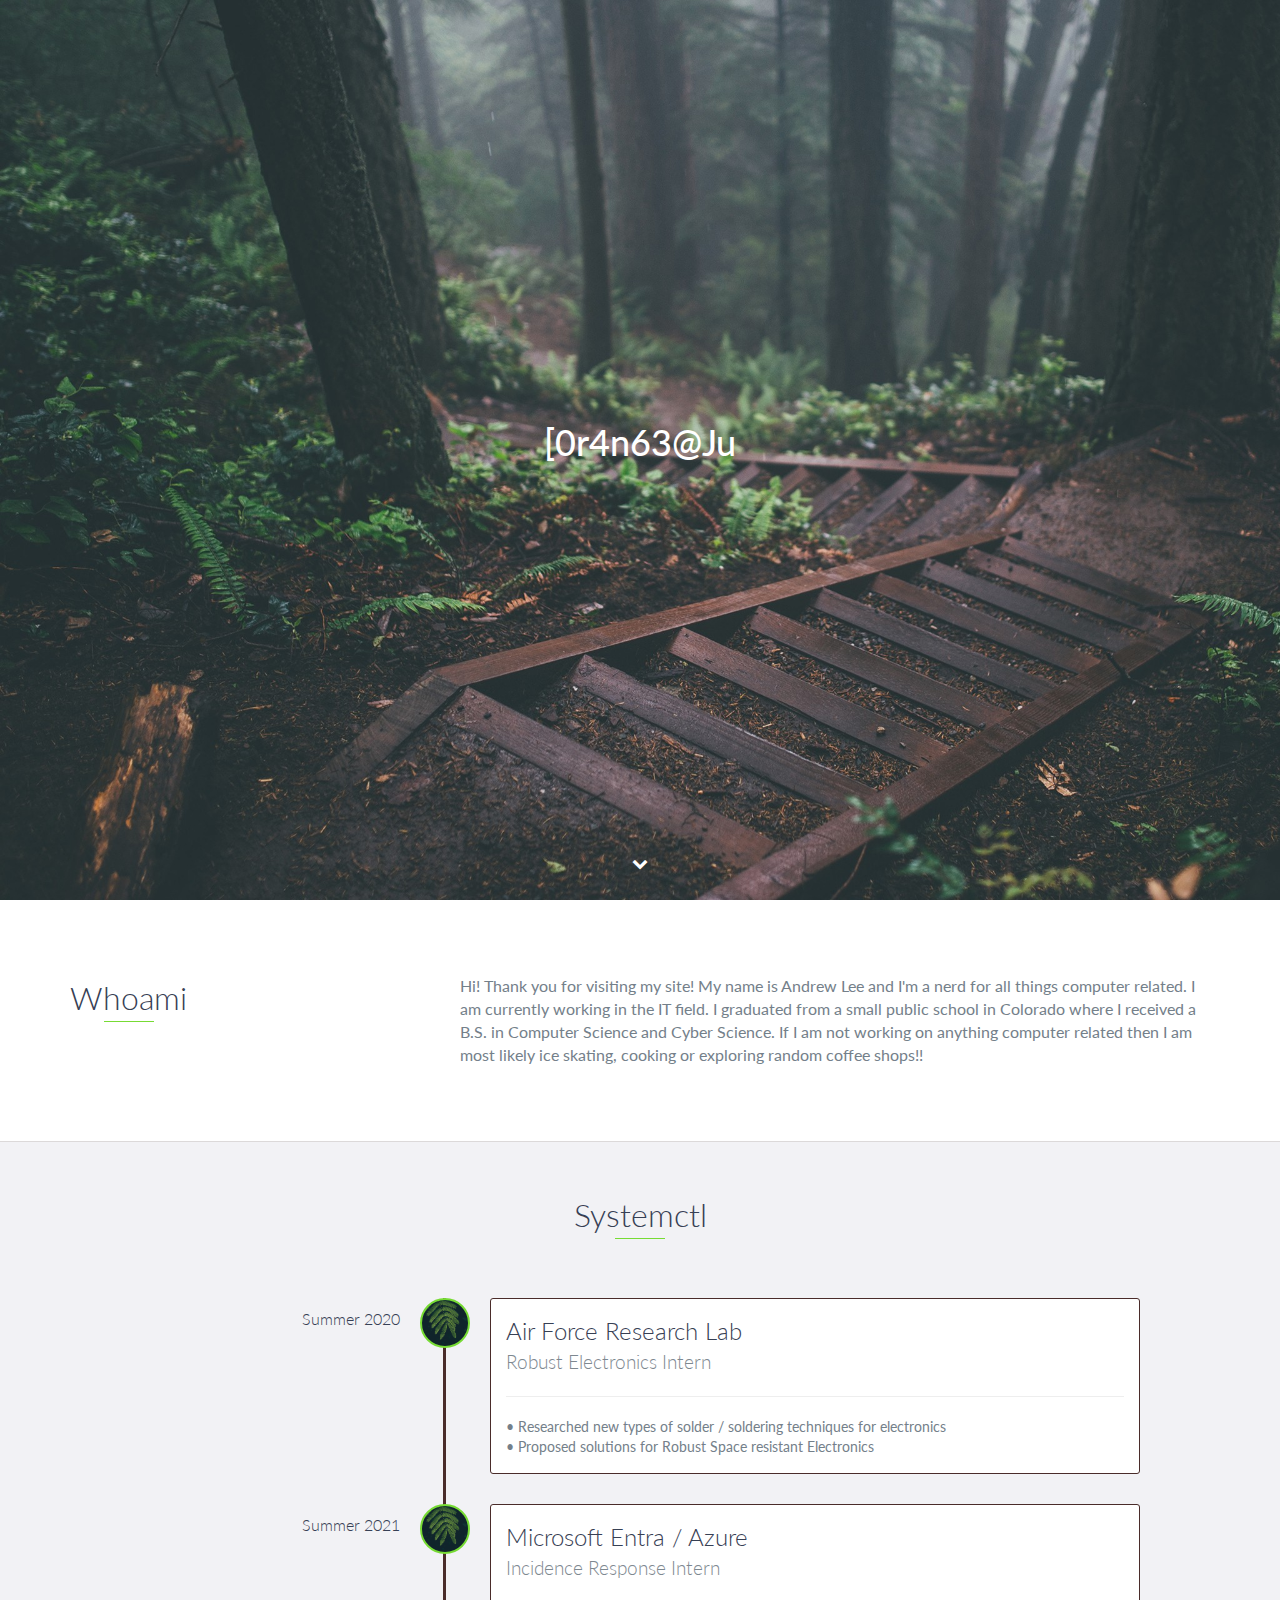
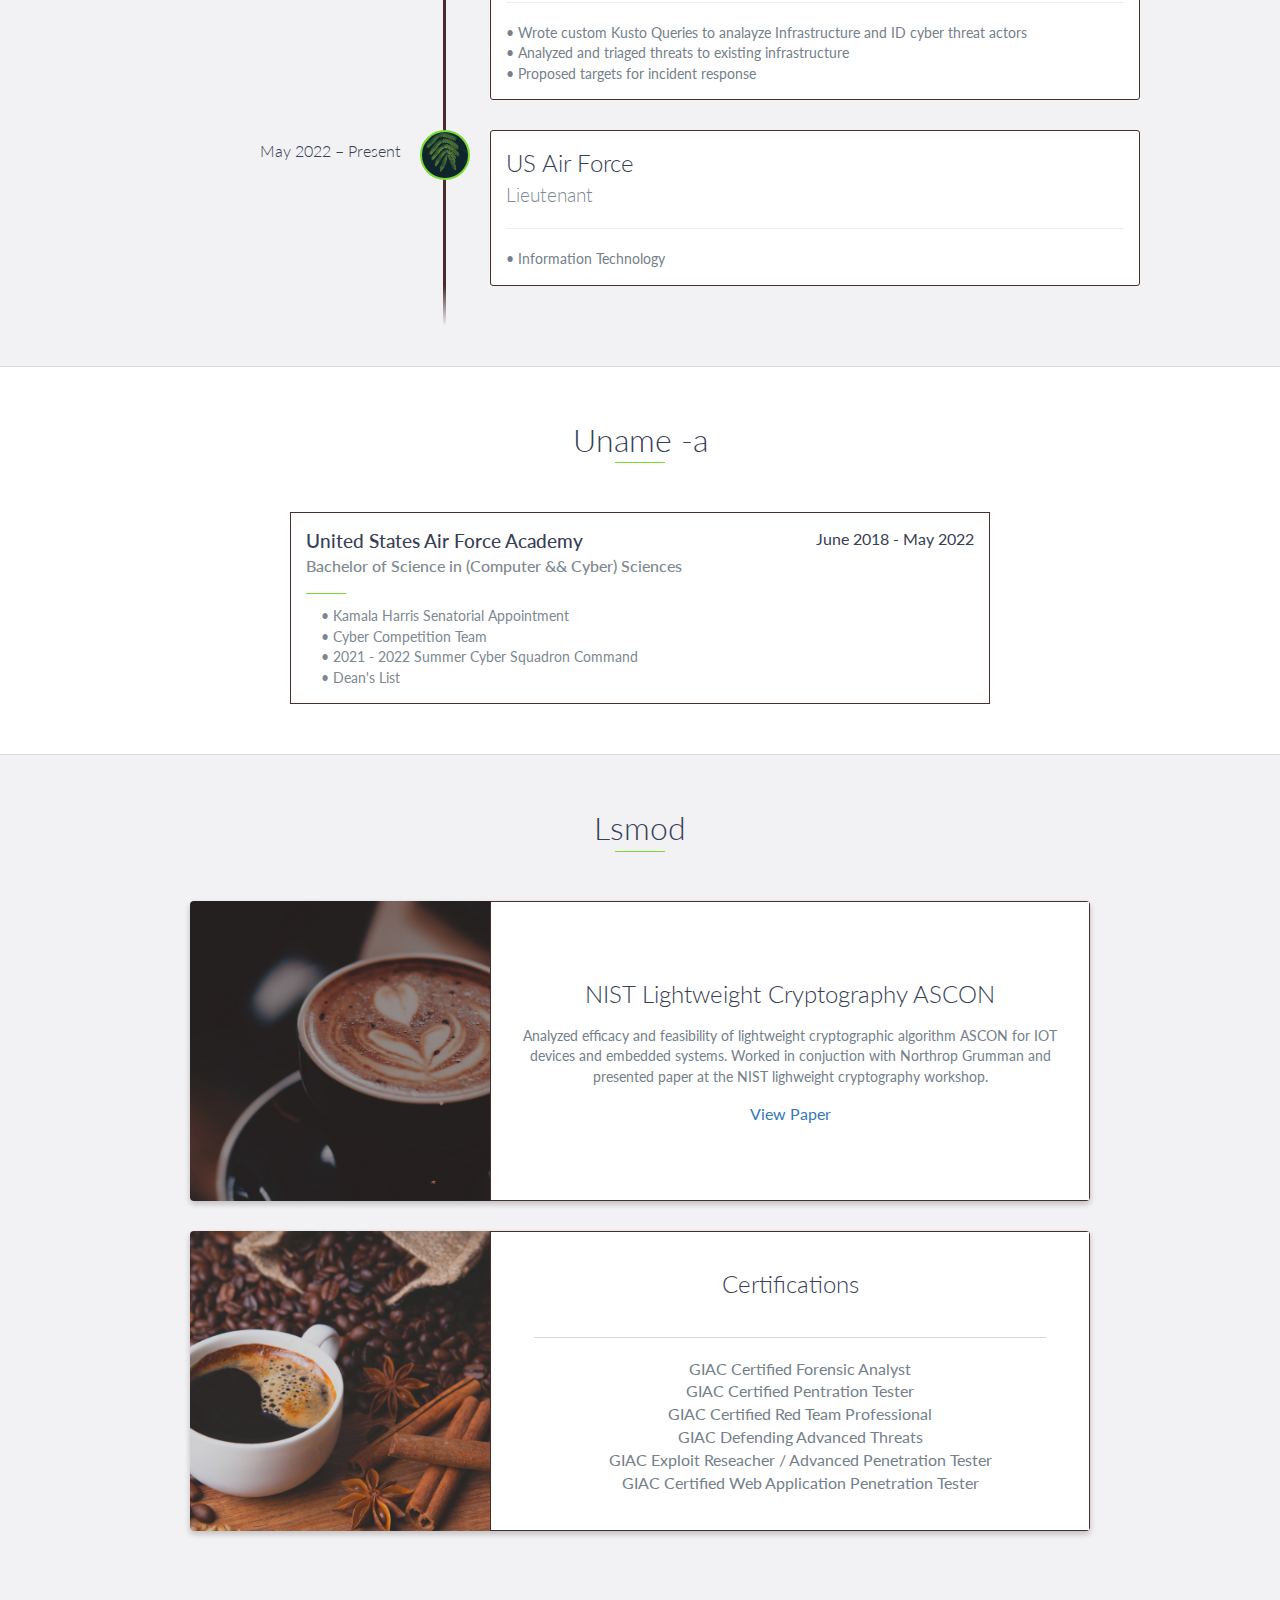
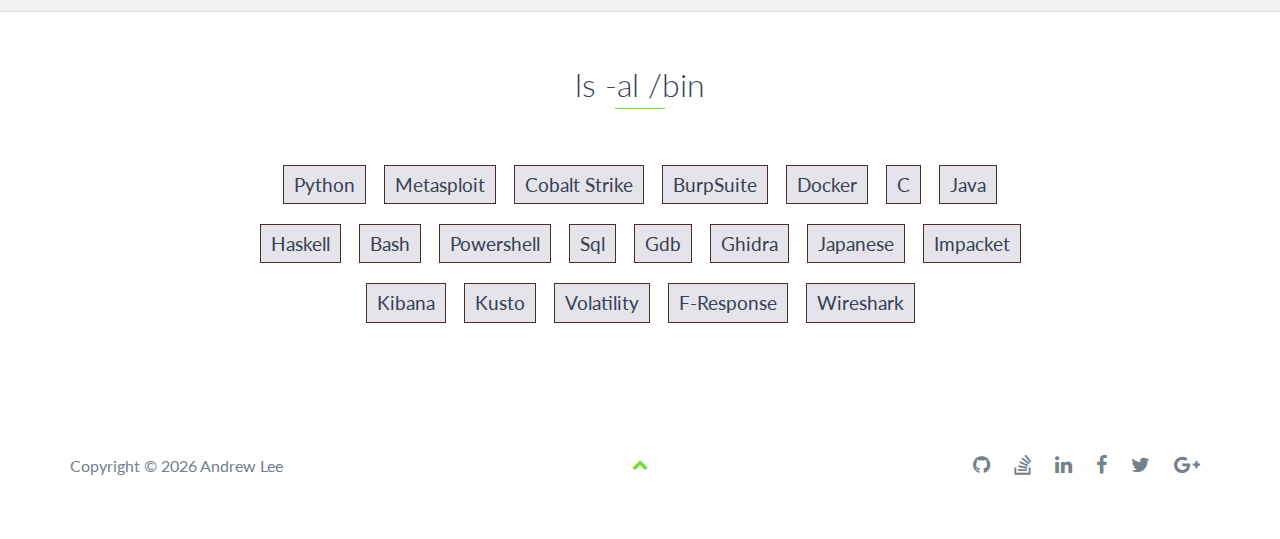
<file: index.html>
<!DOCTYPE html>
<html class="no-js" lang="en">

<head>
    <meta charset="utf-8">
    <meta http-equiv="X-UA-Compatible" content="IE=edge">
    <meta name="viewport" content="width=device-width, initial-scale=1">
    <title>Orange Juice!</title>
	<link rel="shortcut icon" href="/images/favicon.ico" type="image/x-icon">
	<link rel="icon" href="/images/favicon.ico" type="image/x-icon">
    <link href="https://fonts.googleapis.com/css?family=Lato:300,400,700,900" rel="stylesheet">
    <link rel="stylesheet" href="libs/font-awesome/css/font-awesome.min.css">
    <link href="css/bootstrap.min.css" rel="stylesheet">
    <link href="css/styles.css" rel="stylesheet">
</head>

<body>
    <div id="lead">
        <div id="lead-content">
            <h2 id="shelltype">[0r4n63@Ju1c3 ~]# echo $NAME </h2>
            <h2 id="whoamiName">  </h2>
            <!-- #add later? - <a href="#" class="btn-rounded-white">Download Resume</a> -->
        </div>

        <div id="lead-down">
            <span>
                <i class="fa fa-chevron-down" aria-hidden="true"></i>
            </span>
        </div>
        <!-- End #lead-down -->
    </div>
    <!-- End #lead -->

    <div id="about">
        <div class="container">
            <div class="row">
                <div class="col-md-4">
                    <h2 class="heading">Whoami</h2>
                </div>
                <div class="col-md-8">
                    <p>
 	                Hi! Thank you for visiting my site! My name is Andrew Lee and I'm a nerd for all things computer related. I am currently working 
                    in the IT field. I graduated from a small public school in Colorado where I received a B.S. in Computer Science and Cyber Science. 
                    If I am not working on anything computer related then I am most likely ice skating, cooking or exploring random coffee shops!!
                    </p>
                </div>
            </div>
        </div>
    </div>
    <!-- End #about -->

    <div id="experience" class="background-alt">
    <h2 class="heading">Systemctl</h2>
        <div id="experience-timeline"> 

        <!-- First timeline entry with class -->
        <div class="timeline-entry" data-date="Summer 2020">
            <div class="timeline-content">
                <h3>Air Force Research Lab</h3>
                <h4>Robust Electronics Intern</h4>
                <hr>
                <p>
                    &#x2022; Researched new types of solder / soldering techniques for electronics<br>
                    &#x2022; Proposed solutions for Robust Space resistant Electronics
                </p>
            </div>
        </div>

        <!-- Additional timeline entries with consistent structure -->
        <div class="timeline-entry" data-date="Summer 2021">
            <div class="timeline-content">
                <h3>Microsoft Entra / Azure</h3>
                <h4>Incidence Response Intern</h4>
                <hr>
                <p>
                    &#x2022; Wrote custom Kusto Queries to analayze Infrastructure and ID cyber threat actors<br>
                    &#x2022; Analyzed and triaged threats to existing infrastructure <br>
                    &#x2022; Proposed targets for incident response
                </p>
            </div>
        </div>

        <div class="timeline-entry" data-date="May 2022 – Present">
            <div class="timeline-content">
                <h3>US Air Force</h3>
                <h4>Lieutenant</h4>
                <hr>
                <p>
                    &#x2022; Information Technology <br>
                </p>
            </div>
        </div>
    
        </div>
    </div>
    <!-- End #experience -->

    <div id="education">
        <h2 class="heading">Uname -a</h2>
        <div class="education-block">
            <h3>United States Air Force Academy</h3>
            <span class="education-date">June 2018 - May 2022</span>
            <h4>Bachelor of Science in (Computer && Cyber) Sciences </h4>
            <hr>
            <ul>
                &#x2022; Kamala Harris Senatorial Appointment <br>                
                &#x2022; Cyber Competition Team <br>
                &#x2022; 2021 - 2022 Summer Cyber Squadron Command <br>
                &#x2022; Dean's List <br>

            </ul>
        </div>
    </div>
    <!-- End #education -->

    <div id="projects" class="background-alt">
        <h2 class="heading">Lsmod</h2>
        <div class="container">
            <div class="row">
                <div class="project shadow-large">
                    <div class="project-image">
                        <img src="images/coffee.jpg" />
                    </div>
                    <div class="project-info">
                        <h3>NIST Lightweight Cryptography ASCON</h3>
                        <p>
                            Analyzed efficacy and feasibility of lightweight cryptographic algorithm ASCON for IOT devices and embedded systems. Worked in conjuction with Northrop Grumman and presented paper at the NIST lighweight cryptography workshop.
                        </p>
                        <a href="https://csrc.nist.gov/csrc/media/Events/2022/lightweight-cryptography-workshop-2022/documents/papers/analysis-of-practical-application-of-lwc-cryptographic-algorithm-ascon.pdf">View Paper</a>
                    </div>
                    <!-- End .project-info -->
                </div>
                <!-- End .project -->

                <div class="project shadow-large">
                    <div class="project-image">
                        <img src="images/darkRoast.jpg" />
                    </div>
                    <div class="project-info">
                        <h3>Certifications</h3>
                        <hr>
                        <ul>
                        <li> GIAC Certified Forensic Analyst </li>
                        <li> GIAC Certified Pentration Tester </li>
                        <li> GIAC Certified Red Team Professional  </li>
                        <li> GIAC Defending Advanced Threats </li>
                        <li> GIAC Exploit Reseacher / Advanced Penetration Tester </li>
                        <li> GIAC Certified Web Application Penetration Tester </li>
                        </ul>
                    </div>
                    <!-- End .project-info -->
                </div>
                <!-- End .project -->
            </div>
        </div>
    </div>
    <!-- End #projects -->

    <div id="skills">
        <h2 class="heading">ls -al /bin</h2>
        <ul>
            <li>Python</li>
            <li>Metasploit</li>
            <li>Cobalt Strike</li>
            <li>BurpSuite</li>
            <li>Docker</li>
            <li>C</li>
            <li>Java</li>
            <li>Haskell</li>
            <li>Bash</li>
            <li>Powershell</li>
            <li>Sql</li>
            <li>Gdb</li>
            <li>Ghidra</li>
            <li>Japanese</li>
            <li>Impacket</li>
            <li>Kibana</li>
            <li>Kusto</li>
            <li>Volatility</li>
            <li>F-Response</li>
            <li>Wireshark</li>
        </ul>
    </div>
    <!-- End #skills -->

    <footer>
        <div class="container">
            <div class="row">
                <div class="col-sm-5 copyright">
                    <p>
                        Copyright &copy; <span id="current-year">2022</span> Andrew Lee
                    </p>
                </div>
                <div class="col-sm-2 top">
                    <span id="to-top">
                        <i class="fa fa-chevron-up" aria-hidden="true"></i>
                    </span>
                </div>
                <div class="col-sm-5 social">
                    <ul>
                        <li>
                            <a href="https://github.com/" target="_blank"><i class="fa fa-github" aria-hidden="true"></i></a>
                        </li>
                        <li>
                            <a href="https://stackoverflow.com/" target="_blank"><i class="fa fa-stack-overflow" aria-hidden="true"></i></a>
                        </li>
                        <li>
                            <a href="https://linkedin.com/" target="_blank"><i class="fa fa-linkedin" aria-hidden="true"></i></a>
                        </li>
                        <li>
                            <a href="https://www.facebook.com/" target="_blank"><i class="fa fa-facebook" aria-hidden="true"></i></a>
                        </li>
                        <li>
                            <a href="https://twitter.com/" target="_blank"><i class="fa fa-twitter" aria-hidden="true"></i></a>
                        </li>
                        <li>
                            <a href="https://plus.google.com/" target="_blank"><i class="fa fa-google-plus" aria-hidden="true"></i></a>
                        </li>
                    </ul>
                </div>
            </div>
        </div>
    </footer>
    <!-- End footer -->

    <script src="https://ajax.googleapis.com/ajax/libs/jquery/1.12.4/jquery.min.js"></script>
    <script src="js/scripts.js"></script>
    <script type="text/javascript" src="js/shelltype.js"></script>
</body>

</html>
</file>
<file: css/styles.css>
body {
    font-family: 'Lato', sans-serif;
    font-size: 16px
}

body.active {
    overflow: hidden;
    z-index: -1
}

.no-js #experience-timeline>div {
    background: #fff;
    padding: 10px;
    margin-bottom: 10px;
    border: 1px solid #dcd9d9
}

.no-js #experience-timeline>div h3 {
    font-size: 1.5em;
    font-weight: 300;
    color: #374054;
    display: inline-block;
    margin: 0
}

.no-js #experience-timeline>div h4 {
    font-size: 1.2em;
    font-weight: 300;
    color: #7e8890;
    margin: 0 0 15px 0
}

.no-js #experience-timeline>div p {
    color: #74808a;
    font-size: 0.9em;
    margin: 0
}

.no-js #experience-timeline:before, .no-js #experience-timeline:after {
    content: none
}


footer {
    padding: 50px 0
}

.copyright {
    padding-top: 20px
}

.copyright p {
    margin: 0;
    color: #74808a
}

.top {
    text-align: center
}

.top span {
    cursor: pointer;
    display: block;
    margin: 15px auto 0 auto;
    width: 35px;
    height: 35px;
    border-radius: 50%;
    border: 3px solid #fff;
    text-align: center
}

.top i {
    animation: pulsate 1.5s ease;
    animation-iteration-count: infinite;
    color: #77db34
}

.social {
    text-align: right
}

.social ul {
    margin: 5px 0 0 0;
    padding: 0
}

.social li {
    display: inline-block;
    font-size: 1.25em;
    list-style: none
}

.social a {
    display: block;
    color: #74808a;
    padding: 10px
}

.social a:hover {
    color: #77db34
}

.btn-rounded-white {
    display: inline-block;
    color: #fff;
    padding: 15px 25px;
    border: 3px solid #fff;
    border-radius: 30px;
    transition: .5s ease all
}

.btn-rounded-white:hover {
    color: #3498db;
    background: #fff;
    text-decoration: none
}

.shadow {
    box-shadow: 0 1px 3px rgba(0, 0, 0, 0.12), 0 1px 2px rgba(0, 0, 0, 0.24)
}

.shadow-large {
    box-shadow: 0 3px 6px rgba(0, 0, 0, 0.08), 0 3px 6px rgba(0, 0, 0, 0.15)
}

.heading {
    position: relative;
    display: inline-block;
    font-size: 2em;
    font-weight: 300;
    margin: 0 0 30px 0
}

.heading:after {
    position: absolute;
    content: '';
    top: 100%;
    height: 1px;
    width: 50px;
    left: 0;
    right: 0;
    margin: 0 auto;
    background: #77db34
}

.background-alt {
    background: #f2f2f5
}

#lead {
    position: relative;
    height: 100vh;
    min-height: 500px;
    max-height: 1080px;
    background: url(../images/forest.jpg);
    background-size: cover;
    padding: 15px;
    overflow: hidden
}

#lead-content {
    position: absolute;
    z-index: 10;
    top: 50%;
    left: 50%;
    transform: translate(-50%, -50%);
    text-align: center
}

#lead-content h1, #lead-content h2 {
    margin: 0
}

#lead-content h1 {
    color: #fff;
    font-weight: 900;
    font-size: 5em;
    text-transform: uppercase;
    letter-spacing: 0.05em;
    line-height: 0.9em
}

#lead-content h2 {
    color: #fff;
    font-weight: 500;
    font-size: 2.25em;
    margin-bottom: 15px
}

#lead-down {
    position: absolute;
    left: 0;
    right: 0;
    width: 100%;
    text-align: center;
    z-index: 10;
    bottom: 15px;
    color: #fff
}

#lead-down span {
    cursor: pointer;
    display: block;
    margin: 0 auto;
    width: 35px;
    height: 35px;
    border-radius: 50%;
    border: 0px solid #fff;
    text-align: center
}

#lead-down i {
    animation: pulsate 1.5s ease;
    animation-iteration-count: infinite;
    padding-top: 5px
}

@keyframes pulsate {
    0% {
        transform: scale(1, 1)
    }

    50% {
        transform: scale(1.2, 1.2)
    }

    100% {
        transform: scale(1, 1)
    }
}

#about {
    padding: 75px 15px;
    border-bottom: 1px solid #dcd9d9
}

#about h2 {
    color: #374054
}

#about p {
    color: #74808a;
    margin: 0
}

#experience {
    padding: 50px 15px;
    text-align: center;
    border-bottom: 1px solid #dcd9d9
}

#experience h2 {
    color: #374054
}

#experience-timeline {
    margin: 30px auto 0 auto;
    position: relative;
    max-width: 1000px
}

#experience-timeline:before {
    position: absolute;
    content: '';
    top: 0;
    bottom: 0;
    left: 303px;
    right: auto;
    height: 100%;
    width: 3px;
    background: #4a2c2a;
    z-index: 0
}

#experience-timeline:after {
    position: absolute;
    content: '';
    width: 3px;
    height: 40px;
    background: #4a2c2a;
    background: linear-gradient(to bottom, #4a2c2a, rgba(52, 152, 219, 0));
    top: 100%;
    left: 303px
}

.vtimeline-content {
    margin-left: 350px;
    background: #fff;
    border: 1px solid #4a2c2a;
    padding: 15px;
    border-radius: 3px;
    text-align: left
}

.vtimeline-content h3 {
    font-size: 1.5em;
    font-weight: 300;
    color: #374054;
    display: inline-block;
    margin: 0
}

.vtimeline-content h4 {
    font-size: 1.2em;
    font-weight: 300;
    color: #7e8890;
    margin: 0 0 15px 0
}

.vtimeline-content p {
    color: #74808a;
    font-size: 0.9em;
    margin: 0
}

.vtimeline-point {
    position: relative;
    display: block;
    margin-bottom: 30px
}

.vtimeline-icon {
    opacity: 1;
    position: relative;
    color: #fff;
    width: 50px;
    height: 50px;
    background-size: cover; /* Ensures the background covers the element */
    background-position: center; /* Centers the background image */
    background-repeat: no-repeat; /* Prevents the image from repeating */
    border-radius: 50%;
    float: left;
    z-index: 99;
    margin-left: 280px;
    border: 2px solid #77db34;  /* Optional: Border for styling */
}

.vtimeline-icon:hover {
    transform: scale(1.2); /* Slightly enlarge the icon */
}

.vtimeline-date {
    width: 260px;
    text-align: right;
    position: absolute;
    left: 0;
    top: 10px;
    font-weight: 300;
    color: #374054
}

#education {
    padding: 50px 15px 20px 15px;
    border-bottom: 1px solid #dcd9d9;
    text-align: center
}

#education h2 {
    color: #374054;
    margin-bottom: 50px
}

.education-block {
    max-width: 700px;
    margin: 0 auto 30px auto;
    padding: 15px;
    border: 1px solid #4a2c2a;
    background: rgba(255, 255, 255, 0.7); 
    text-align: left;
}

.education-block h3 {
    font-weight: 500;
    float: left;
    margin: 0;
    color: #374054
}

.education-block span {
    color: #374054;
    float: right
}

.education-block hr {
    border: 0;               
    border-top: 1px solid #77db34; 
    height: 2px;
    width: 40px;    
    margin: 10px 0;
}

.education-block h4 {
    color: #7e8890;
    clear: both;
    font-weight: 500;
    margin: 0 0 15px 0
}

.education-block p, .education-block ul {
    margin: 0;
    color: #7e8890;
    font-size: 0.9em
}

.education-block ul {
    padding: 0 0 0 15px
}

#projects {
    padding: 50px 15px;
    border-bottom: 1px solid #dcd9d9;
    text-align: center
}

#projects h2 {
    color: #374054;
    margin-bottom: 50px
}

.project {
    display: flex;
    max-width: 900px;
    margin: 0 auto 30px auto;
    overflow: hidden;
    background: #fff;
    border-radius: 4px;
}

.project-image {
    max-width: 300px;
    max-height: 300px;
    min-width: 300px;
    min-height: 300px;
    overflow: hidden;
}


.project-image img {
    width: 100%;          /* Make the image fill the container's width */
    height: 100%;         /* Make the image fill the container's height */
    object-fit: cover;    /* Ensures the image covers the container without distortion */
}

.project-info {
    display: flex;
    flex-direction: column;
    justify-content: center;
    padding: 15px;
    border: 1px solid#4a2c2a;
    flex: 1;              /* This allows the project-info to take up the remaining space */
}

.project-info ul {
    color: #74808a;    
    padding-left: 20px;
    margin: 0;
    list-style-type: none;
    list-style-position: outside;
}

.project-info li {
    text-align: center;
}

.project-info hr {
    border: 0;                  /* Remove default border */
    height: 1px;                /* Set height of the line */
    background-color: #dcd9d9;  /* Green color for the block */
    width: 90%;                /* Make the block span the full width */
}

.project-info h3 {
    font-size: 1.5em;
    font-weight: 300;
    color: #374054;
    margin: 0 0 15px 0;
}

.project-info p {
    color: #74808a;
    margin: 0 0 15px 0;
    font-size: 0.9em;
}

/* For when there is no image */
.no-image {
    display: flex;
    justify-content: center;
    align-items: center;
}

.no-image .project-info {
    padding: 30px 15px;
    transform: none;
    margin: 0;
}

#more-projects {
    display: none
}

#skills {
    padding: 50px 15px;
    text-align: center
}

#skills h2 {
    color: #374054;
    margin-bottom: 50px
}

#skills ul {
    display: block;
    margin: 0 auto;
    padding: 0;
    max-width: 800px;
}

#skills li {
    display: inline-block;
    margin: 7px;
    padding: 5px 10px;
    color: #374054;
    background: #e4e4ea;
    border: 1px solid #4a2c2a;
    list-style: none;
    cursor: default;
    font-size: 1.2em;
    position: relative;
    overflow: hidden;
}

.optional-section {
    padding: 50px 15px;
    text-align: center;
    border-top: 1px solid #dcd9d9
}

.optional-section h2 {
    color: #374054
}

.optional-section-block {
    max-width: 700px;
    margin: 0 auto 30px auto;
    padding: 15px;
    border: 1px solid #dcd9d9;
    background: #fff;
    text-align: left
}

.optional-section-block h3 {
    font-weight: 500;
    margin: 0 0 15px 0;
    color: #374054
}

.optional-section-block h4 {
    color: #74808a;
    clear: both;
    font-weight: 500;
    margin: 0 0 15px 0
}

.optional-section-block p, .optional-section-block ul {
    margin: 0 0 15px 0;
    color: #74808a;
    font-size: 0.9em
}

.optional-section-block ul {
    padding: 0 0 0 15px
}

@media only screen and (max-width: 750px) {
    #experience-timeline:before, #experience-timeline:after {
        left: 23px
    }

    .vtimeline-date {
        width: auto;
        text-align: left;
        position: relative;
        margin-bottom: 15px;
        display: block;
        margin-left: 70px
    }

    .vtimeline-icon {
        margin-left: 0
    }

    .vtimeline-content {
        margin-left: 70px
    }
}

@media only screen and (max-width: 992px) {
    #lead {
        height: auto;
        min-height: auto;
        max-height: auto;
        padding: 100px 15px
    }

    #lead-content {
        position: relative;
        transform: none;
        left: auto;
        top: auto
    }

    #lead-content h1 {
        font-size: 3em
    }

    #lead-content h2 {
        font-size: 1.75em
    }

    #about {
        text-align: center
    }

    #about p {
        text-align: left
    }
}

@media only screen and (max-width: 768px) {
    header {
        position: fixed;
        display: none;
        z-index: 999;
        animation: none;
        bottom: 0;
        height: 100%
    }

    #mobile-menu-open, #mobile-menu-close {
        display: block
    }

    #menu {
        height: 100%;
        overflow-y: auto;
        box-shadow: none;
        border-radius: 0;
        width: 100%
    }

    #menu li {
        display: block;
        margin-bottom: 10px
    }

    #lead-content h1 {
        font-size: 2em
    }

    #lead-content h2 {
        font-size: 1.3em
    }

    #lead-content a {
        padding: 10px 20px
    }

    #lead-down {
        display: none
    }

    .education-block h3, .education-block span {
        float: none
    }

    .project-image {
        display: none
    }

    .project-info {
        position: relative;
        margin: 0;
        padding: 30px 15px;
        top: auto;
        transform: none
    }

    footer {
        text-align: center
    }

    .social {
        text-align: center
    }
}

@media only screen and (max-width: 480px) {
    #lead-content h1 {
        font-size: 1.5em
    }

    #lead-content h2 {
        font-size: 1em
    }

    #lead-content a {
        font-size: 0.9em;
        padding: 5px 10px
    }
}
</file>
